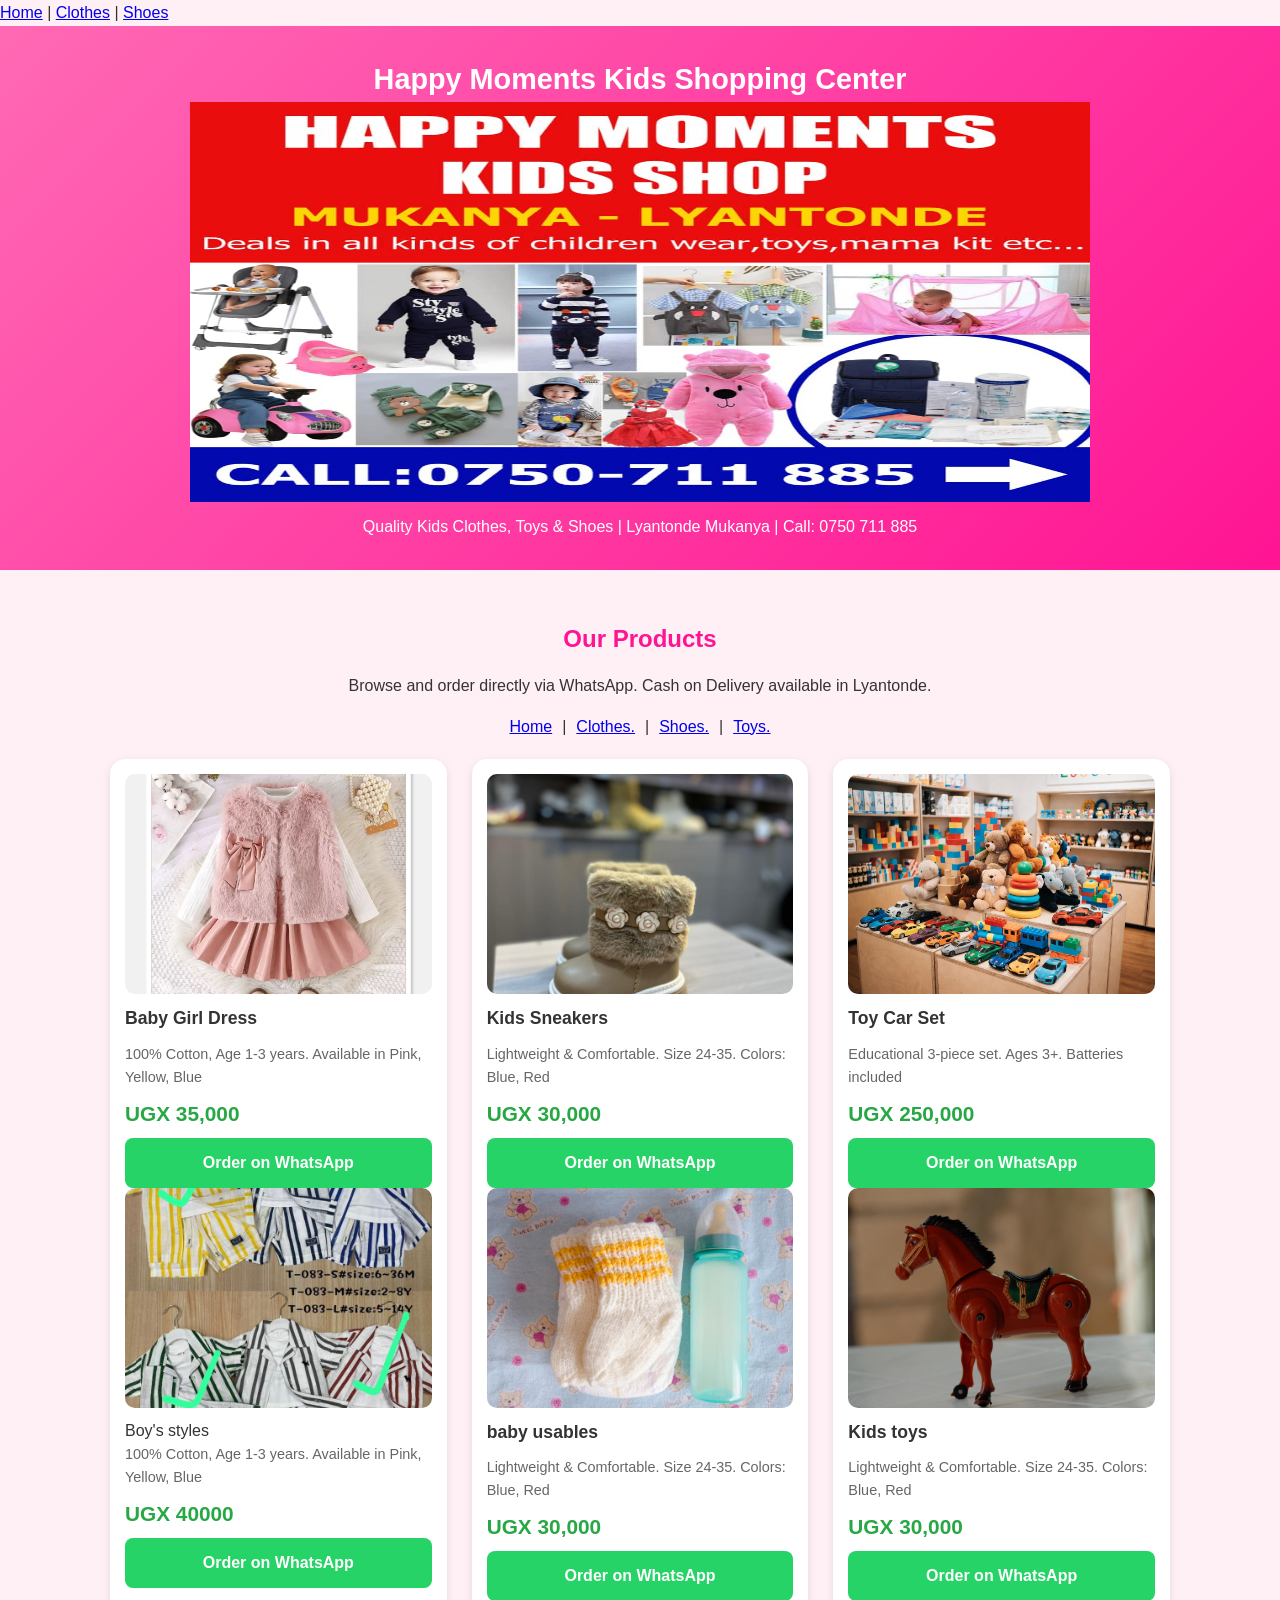
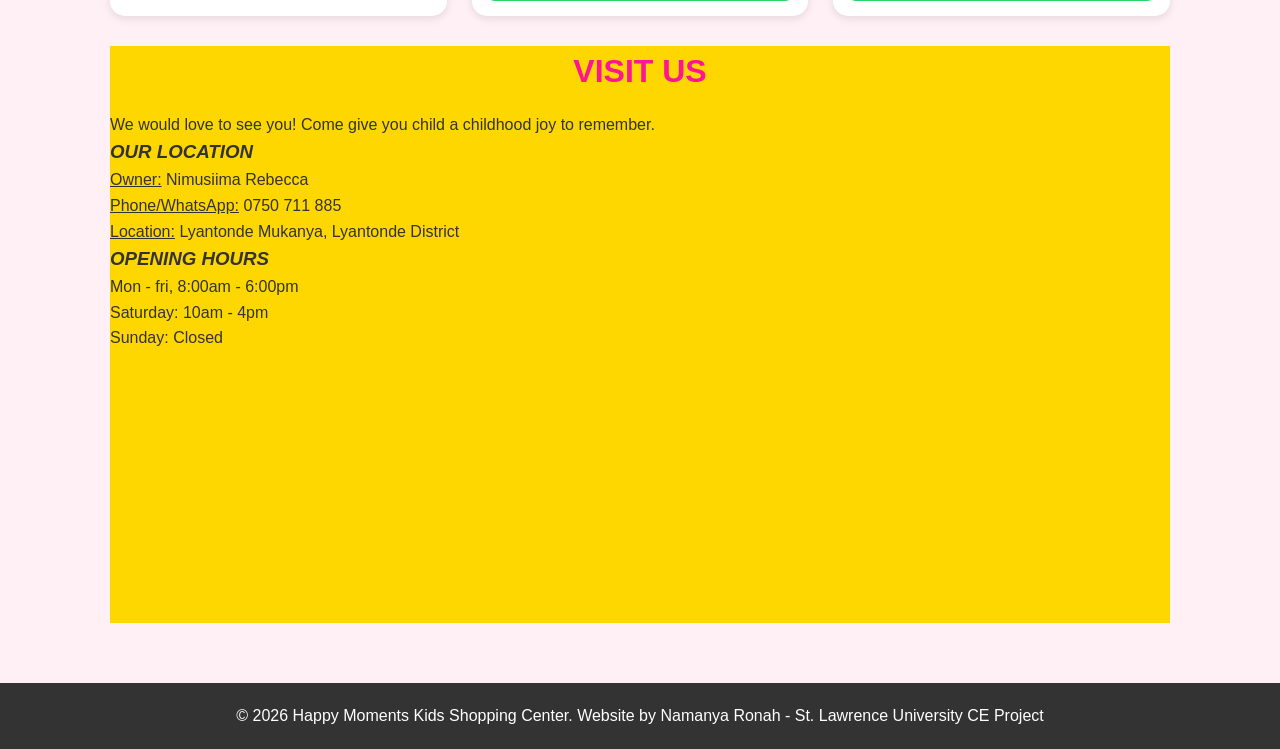
<file: index.html>
<!DOCTYPE html>
<html lang="en">
<head>
    <meta charset="UTF-8">
    <meta name="viewport" content="width=device-width, initial-scale=1.0">
    <title>Happy Moments Kids Shopping Center - Lyantonde Mukanya</title>
	<a href="index.html">Home</a> |
	<a href="clothes.html">Clothes</a> |
	<a href="shoes.html">Shoes</a> 
    <style>
        * { margin: 0; padding: 0; box-sizing: border-box; font-family: Arial, sans-serif; }
        body { background: #fff0f5; color: #333; line-height: 1.6; }
        header { background: linear-gradient(135deg, #ff69b4, #ff1493); color: white; text-align: center; padding: 30px 20px; }
        header h1 { font-size: 1.8rem; }
        header p { font-size: 1rem; margin-top: 5px; }
        
        .container { max-width: 1100px; margin: auto; padding: 20px; }
        
        /* Video Banner */
        .video-banner { margin: 20px 0; border-radius: 10px; overflow: hidden; box-shadow: 0 4px 10px rgba(0,0,0,0.1); }
        .video-banner video { width: 100%; display: block; }
        
        h2 { color: #ff1493; margin: 30px 0 15px; text-align: center; font-size: 1.5rem; }
        
        /* Categories */
        .categories { display: flex; gap: 10px; justify-content: center; flex-wrap: wrap; margin-bottom: 20px; }
        .cat-btn { background: white; border: 2px solid #ff69b4; color: #ff69b4; padding: 8px 15px; border-radius: 20px; cursor: pointer; font-weight: bold; }
        .cat-btn.active { background: #ff69b4; color: white; }
        
        /* Products */
        .products { display: grid; grid-template-columns: repeat(auto-fit, minmax(270px, 1fr)); gap: 25px; }
        .product { background: white; border-radius: 15px; padding: 15px; box-shadow: 0 3px 8px rgba(0,0,0,0.1); transition: transform 0.2s; }
        .product:hover { transform: translateY(-5px); }
        .product-gallery { display: flex; gap: 5px; overflow-x: auto; margin-bottom: 10px; }
        .product-gallery img { width: 100%; height: 220px; object-fit: cover; border-radius: 10px; flex-shrink: 0; }
        .product h3 { margin: 10px 0; font-size: 1.1rem; color: #333; }
        .desc { font-size: 0.9rem; color: #666; margin-bottom: 8px; }
        .price { color: #28a745; font-weight: bold; font-size: 1.3rem; margin: 8px 0; }
        .whatsapp-btn { display: block; background: #25D366; color: white; padding: 12px; border-radius: 8px; text-decoration: none; text-align: center; font-weight: bold; margin-top: 8px; }
        .whatsapp-btn:hover { background: #128C7E; }
        
        .contact { background: white; padding: 25px; border-radius: 15px; margin-top: 40px; text-align: center; box-shadow: 0 3px 8px rgba(0,0,0,0.1); }
        footer { background: #333; color: white; text-align: center; padding: 20px; margin-top: 40px; }
		.visit-us {
		     background-color: gold;
		     color: #333;
			 }
		.visit-us h2 {
		  font-size: 32px;
		  margin-bottom: 15px;
		  color: #000
		  
		.vist-us .btn {
		    background-color: #000;
			color: gold;
			padding: 12px 25px;
			text-decoration: none;
			border-radius: 8px;
			font-weight: bold;
			display: inline-block;
		};
		
		.visit-us .btn:hover {
		    background-color:#333;
		}
        
        @media(max-width: 600px) { 
            header h1 { font-size: 1.4rem; } 
            .products { grid-template-columns: 1fr; } 
        }
    </style>
</head>
<body>

    <header>
        <h1>Happy Moments Kids Shopping Center</h1>
		          <div>
                    <img src="image1.jpg" alt="banner" height="400" width="900">
                  </div>
        <p>Quality Kids Clothes, Toys & Shoes | Lyantonde Mukanya | Call: 0750 711 885</p>
    </header>

    <div class="container">
        


        <h2>Our Products</h2>
        <p style="text-align:center; margin-bottom:15px;">Browse and order directly via WhatsApp. Cash on Delivery available in Lyantonde.</p>

        <!-- CATEGORIES -->
        <div class="categories">
			<a href="index.html">Home </a> |
	        <a href="clothes.html">Clothes.</a> |
	        <a href="shoes.html">Shoes.</a> |
	        <a href="toys.html">Toys.</a>
            
        </div>

        <div class="products">
            
            <!-- PRODUCT 1 - Use multiple images here -->
            <div class="product">
                <div class="product-gallery">
                    <img src="image3.jpg" alt="Baby Dress Front">
                    <img src="image3.jpg" alt="Baby Dress Back">
                </div>
                <h3>Baby Girl Dress</h3>
                <p class="desc">100% Cotton, Age 1-3 years. Available in Pink, Yellow, Blue</p>
                <p class="price">UGX 35,000</p>
                <a class="whatsapp-btn" href="https://wa.me/256750711885?text=Hello%20Madam%20Rebecca,%20I%20want%20to%20order:%20Baby%20Girl%20Dress%20-%20UGX%2035,000" target="_blank">Order on WhatsApp</a>
				<div class="product-gallery">
				    <img src="image2.jpg" alt="Baby Dress Back"> |
					<img src="clangs-trousers.jpg"  alt="Kids Sneakers">
				</div>
				<h3></h3>Boy's styles
                <p class="desc">100% Cotton, Age 1-3 years. Available in Pink, Yellow, Blue</p>
                <p class="price">UGX 40000</p>
                <a class="whatsapp-btn" href="https://wa.me/256750711885?text=Hello%20Madam%20Rebecca,%20I%20want%20to%20order:%20Baby%20Girl%20Dress%20-%20UGX%2035,000" target="_blank">Order on WhatsApp</a>
            
            </div>

            <!-- PRODUCT 2 -->
            <div class="product">
                <div class="product-gallery">
                    <img src="image4.jpg" alt="Kids Sneakers">
                </div>
                <h3>Kids Sneakers</h3>
                <p class="desc">Lightweight & Comfortable. Size 24-35. Colors: Blue, Red</p>
                <p class="price">UGX 30,000</p>
                <a class="whatsapp-btn" href="https://wa.me/256750711885?text=Hello%20Madam%20Rebecca,%20I%20want%20to%20order:%20Kids%20Sneakers%20-%20UGX%2040,000" target="_blank">Order on WhatsApp</a>
				<div class="product-gallery">
                    <img src="baby.jpg" alt="Kids Sneakers">
                </div>
				<h3>baby usables</h3>
                <p class="desc">Lightweight & Comfortable. Size 24-35. Colors: Blue, Red</p>
                <p class="price">UGX 30,000</p>
                <a class="whatsapp-btn" href="https://wa.me/256750711885?text=Hello%20Madam%20Rebecca,%20I%20want%20to%20order:%20Kids%20Sneakers%20-%20UGX%2040,000" target="_blank">Order on WhatsApp</a>
            </div>

            <!-- PRODUCT 3 - Product with video -->
            <div class="product">
                <div class="product-gallery">
                    <img src="toy4.jpg" alt="Kids Sneakers">
                </div>
                <h3>Toy Car Set</h3>
                <p class="desc">Educational 3-piece set. Ages 3+. Batteries included</p>
                <p class="price">UGX 250,000</p>
                <a class="whatsapp-btn" href="https://wa.me/256750711885?text=Hello%20Madam%20Rebecca,%20I%20want%20to%20order:%20Toy%20Car%20Set%20-%20UGX%2025,000" target="_blank">Order on WhatsApp</a>
				<div class="product-gallery">
                    <img src="horse.jpg"  alt="Kids Sneakers"> |
					<img src="car.jpg"  alt="Kids Sneakers"> |
					<img src="teddy.jpg"  alt="Kids Sneakers">
                </div>
                <h3>Kids toys</h3>
                <p class="desc">Lightweight & Comfortable. Size 24-35. Colors: Blue, Red</p>
                <p class="price">UGX 30,000</p>
                <a class="whatsapp-btn" href="https://wa.me/256750711885?text=Hello%20Madam%20Rebecca,%20I%20want%20to%20order:%20Kids%20Sneakers%20-%20UGX%2040,000" target="_blank">Order on WhatsApp</a>
            </div>

        </div>
        
	
         <section class="visit-us">
            <h2>VISIT US</h2>
			<p>We would love to see you! Come give you child a childhood joy to remember.</p>
		<div class="visit-container">
		
		  <div class="visit-box">
		     <h3><i>OUR LOCATION</i></h3>
             <p><u>Owner:</u> Nimusiima Rebecca</p>
             <p><u>Phone/WhatsApp:</u> 0750 711 885</p>
             <p><u>Location:</u> Lyantonde Mukanya, Lyantonde District</p>
		  </div>
		  <div class="visit-box">
		    <h3><i>OPENING HOURS</i></h3>
            <p> Mon - fri, 8:00am - 6:00pm</p>
			<p>Saturday: 10am - 4pm</p>
			<p>Sunday: Closed</p>
		  </div>
            <iframe src="https://www.google.com/maps/embed?pb=" width="100%" height="250" style="border:0; border-radius:10px; margin-top:15px;" allowfullscreen loading="lazy"></iframe>
			
		</div>
         </section>
		
    </div>

    <footer>
        &copy; 2026 Happy Moments Kids Shopping Center. Website by Namanya Ronah - St. Lawrence University CE Project
    </footer>

</body>
</html>
</file>
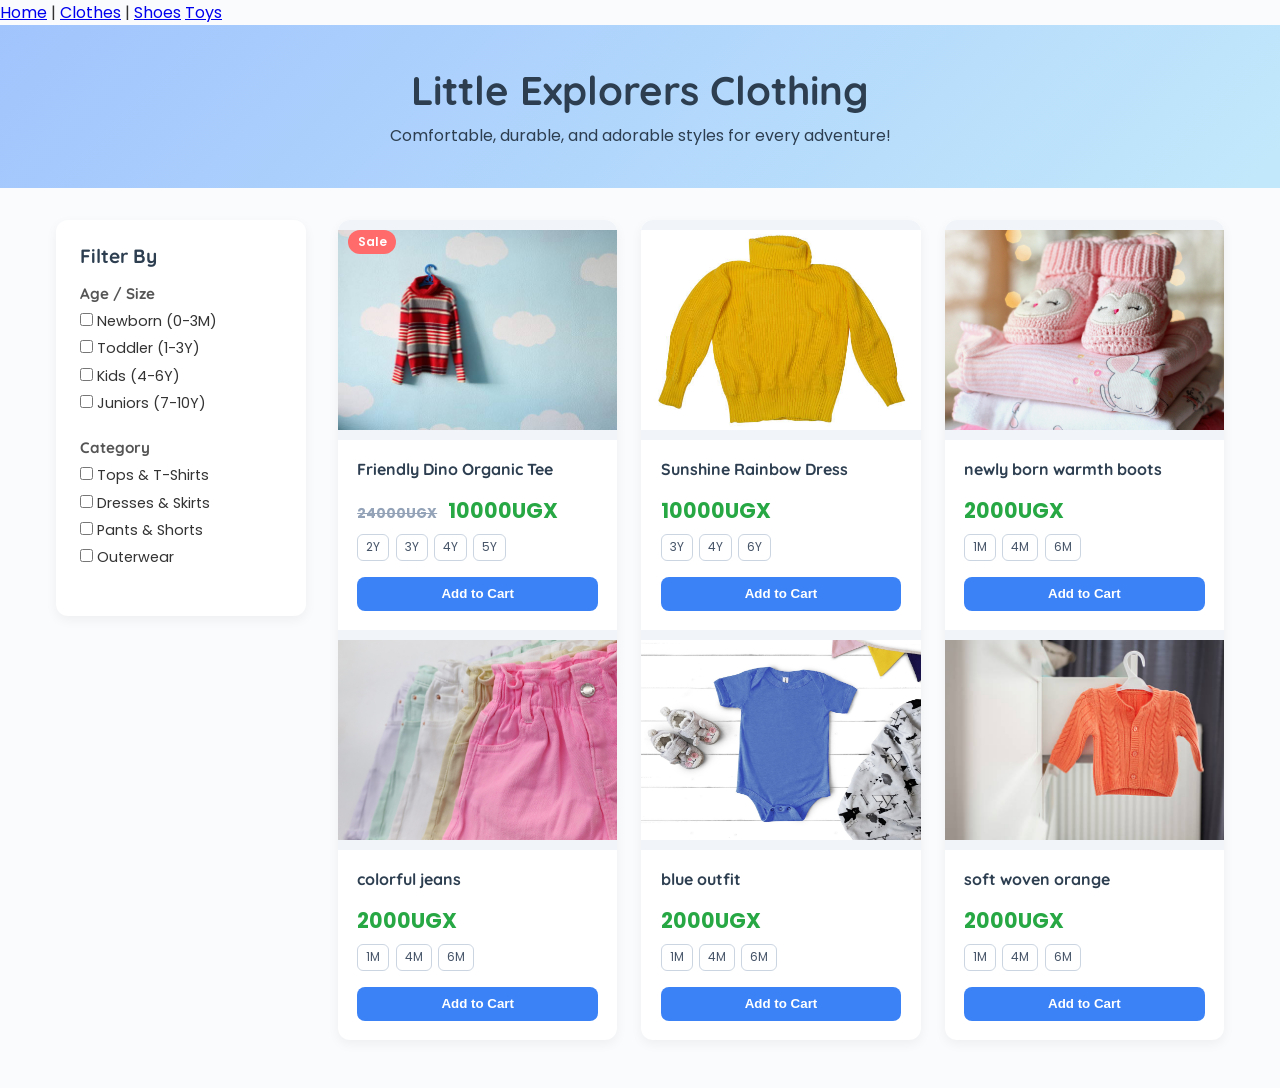
<file: clothes.html>
<!DOCTYPE html>
<html lang="en">
<head>
    <meta charset="UTF-8">
    <meta name="viewport" content="width=device-width, initial-scale=1.0">
    <title>Kids' Clothing Store</title>
    <link rel="stylesheet" href="style ronah.css">
	<a href="index.html">Home</a> |
	<a href="clothes.html">Clothes</a> |
	<a href="shoes.html">Shoes</a>
	<a href="toys.html">Toys</a>
    <!-- Google Fonts -->
    <link href="https://fonts.googleapis.com/css2?family=Quicksand:wght@500;700&family=Poppins:wght@400;600&display=swap" rel="stylesheet">
</head>
<body>

    <!-- Header / Banner -->
    <header class="store-banner">
        <h1>Little Explorers Clothing</h1>
        <p>Comfortable, durable, and adorable styles for every adventure!</p>
    </header>

    <div class="shop-container">
        <!-- Sidebar Filters -->
        <aside class="filters-sidebar">
            <h3>Filter By</h3>
            <div class="filter-group">
                <h4>Age / Size</h4>
                <label><input type="checkbox"> Newborn (0-3M)</label>
                <label><input type="checkbox"> Toddler (1-3Y)</label>
                <label><input type="checkbox"> Kids (4-6Y)</label>
                <label><input type="checkbox"> Juniors (7-10Y)</label>
            </div>
            <div class="filter-group">
                <h4>Category</h4>
                <label><input type="checkbox"> Tops & T-Shirts</label>
                <label><input type="checkbox"> Dresses & Skirts</label>
                <label><input type="checkbox"> Pants & Shorts</label>
                <label><input type="checkbox"> Outerwear</label>
            </div>
        </aside>

        <!-- Product Grid -->
        <main class="product-grid">
            <!-- Product Card 1 -->
            <div class="product-card">
                <div class="image-wrapper">
                    <span class="badge">Sale</span>
                    <img src="sweater-shirt.jpg" alt="Cotton Sweater-Shirt" width="300" height="200">
                </div>
                <div class="product-info">
                    <h4>Friendly Dino Organic Tee</h4>
                    <p class="price"><span class="old-price">24000UGX</span> 10000UGX</p>
                    <div class="size-options">
                        <span>2Y</span><span>3Y</span><span>4Y</span><span>5Y</span>
                    </div>
                    <button class="add-to-cart">Add to Cart</button>
                </div>
				
				
				
				 <div class="image-wrapper">
                    <img src="colorful-jeans.jpg" alt="baby booties" width="300" height="200">
                </div>
                <div class="product-info">
                    <h4>colorful jeans</h4>
                    <p class="price">2000UGX</p>
                    <div class="size-options">
                        <span>1M</span><span>4M</span><span>6M</span>
                    </div>
                    <button class="add-to-cart">Add to Cart</button>
                </div>
            </div>

            <!-- Product Card 2 -->
            <div class="product-card">
                <div class="image-wrapper">
                    <img src="stitch-sweater.jpg" alt="yellow sweater" width="300" height="200">
                </div>
                <div class="product-info">
                    <h4>Sunshine Rainbow Dress</h4>
                    <p class="price">10000UGX</p>
                    <div class="size-options">
                        <span>3Y</span><span>4Y</span><span>6Y</span>
                    </div>
                    <button class="add-to-cart">Add to Cart</button>
                </div>
				
				
				
				 <div class="image-wrapper">
                    <img src="blue outfit.jpg" alt="baby booties" width="300" height="200">
                </div>
                <div class="product-info">
                    <h4>blue outfit</h4>
                    <p class="price">2000UGX</p>
                    <div class="size-options">
                        <span>1M</span><span>4M</span><span>6M</span>
                    </div>
                    <button class="add-to-cart">Add to Cart</button>
                </div>
            </div>
			
			
			 <!-- Product Card 2 -->
            <div class="product-card">
                <div class="image-wrapper">
                    <img src="terric-booties.jpg" alt="baby booties" width="300" height="200">
                </div>
                <div class="product-info">
                    <h4>newly born warmth boots</h4>
                    <p class="price">2000UGX</p>
                    <div class="size-options">
                        <span>1M</span><span>4M</span><span>6M</span>
                    </div>
                    <button class="add-to-cart">Add to Cart</button>
                </div>
				
				
				 <div class="image-wrapper">
                    <img src="warm-orange.jpg" alt="baby booties" width="300" height="200">
                </div>
                <div class="product-info">
                    <h4>soft woven orange</h4>
                    <p class="price">2000UGX</p>
                    <div class="size-options">
                        <span>1M</span><span>4M</span><span>6M</span>
                    </div>
                    <button class="add-to-cart">Add to Cart</button>
                </div>
            </div>
			
        </main>
    </div>

</body>
</html>
</file>
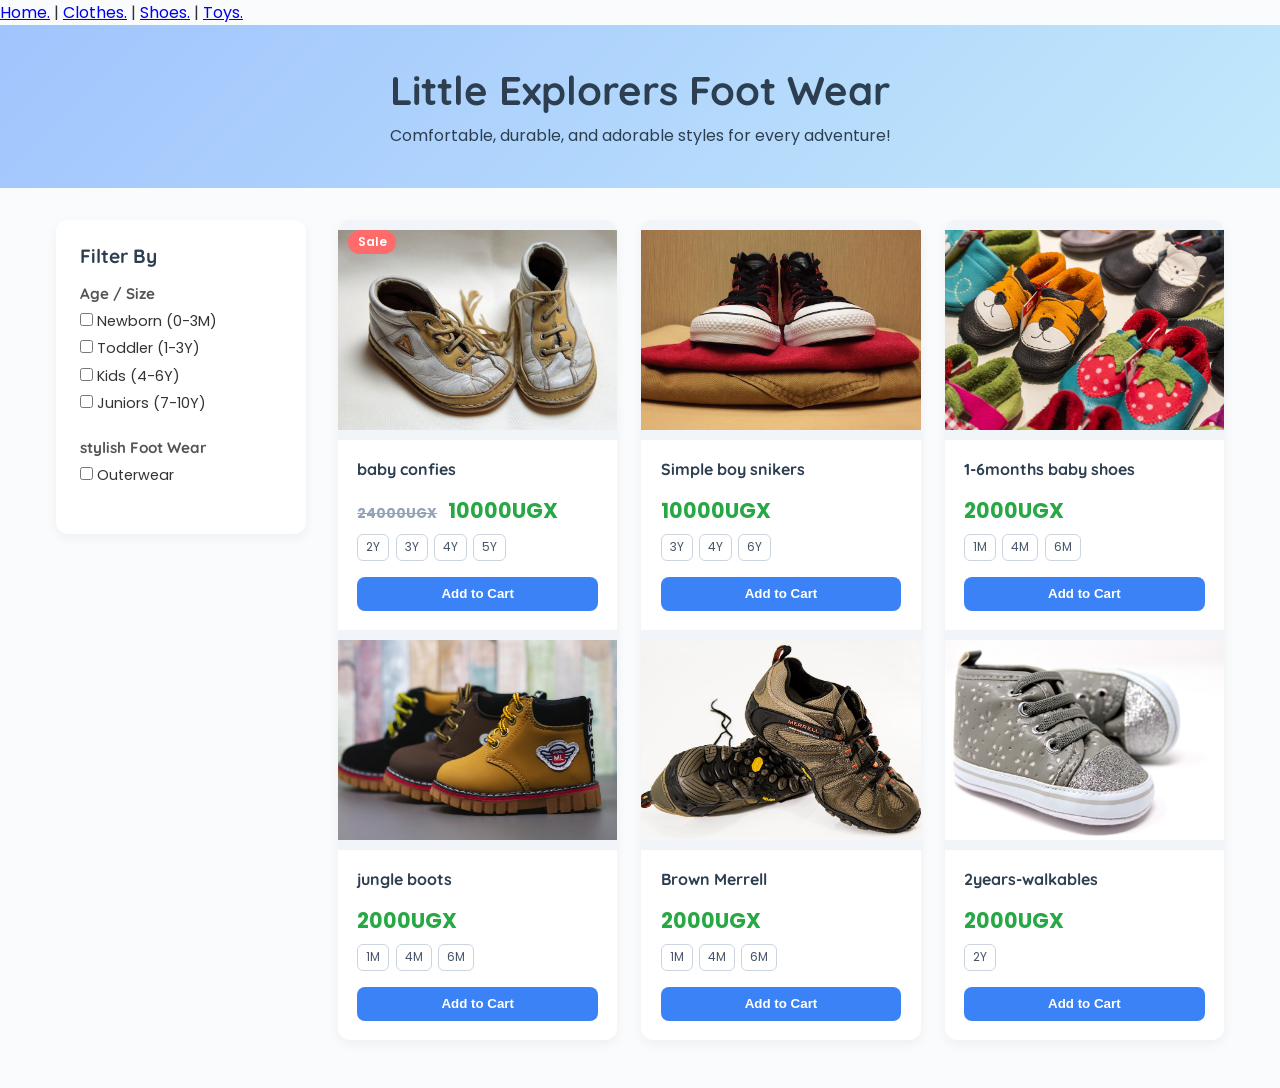
<file: shoes.html>
<!DOCTYPE html>
<html lang="en">
<head>
    <meta charset="UTF-8">
    <meta name="viewport" content="width=device-width, initial-scale=1.0">
    <title>Kids' Clothing Store</title>
    <link rel="stylesheet" href="style ronah.css">
	<a href="index.html">Home.</a> |
	<a href="clothes.html">Clothes.</a> |
	<a href="index.html">Shoes.</a> |
	<a href="toys.html">Toys.</a>
    <!-- Google Fonts -->
    <link href="https://fonts.googleapis.com/css2?family=Quicksand:wght@500;700&family=Poppins:wght@400;600&display=swap" rel="stylesheet">
</head>
<body>

    <!-- Header / Banner -->
    <header class="store-banner">
        <h1>Little Explorers Foot Wear</h1>
        <p>Comfortable, durable, and adorable styles for every adventure!</p>
    </header>

    <div class="shop-container">
        <!-- Sidebar Filters -->
        <aside class="filters-sidebar">
            <h3>Filter By</h3>
            <div class="filter-group">
                <h4>Age / Size</h4>
                <label><input type="checkbox"> Newborn (0-3M)</label>
                <label><input type="checkbox"> Toddler (1-3Y)</label>
                <label><input type="checkbox"> Kids (4-6Y)</label>
                <label><input type="checkbox"> Juniors (7-10Y)</label>
            </div>
            <div class="filter-group">
                <h4>stylish Foot Wear</h4>
                <label><input type="checkbox"> Outerwear</label>
            </div>
        </aside>

        <!-- Product Grid -->
        <main class="product-grid">
            <!-- Product Card 1 -->
            <div class="product-card">
                <div class="image-wrapper">
                    <span class="badge">Sale</span>
                    <img src="one year olds.jpg" alt="Cotton Sweater-Shirt" width="300" height="200">
                </div>
                <div class="product-info">
                    <h4>baby confies</h4>
                    <p class="price"><span class="old-price">24000UGX</span> 10000UGX</p>
                    <div class="size-options">
                        <span>2Y</span><span>3Y</span><span>4Y</span><span>5Y</span>
                    </div>
                    <button class="add-to-cart">Add to Cart</button>
                </div>
				
				
				
				 <div class="image-wrapper">
                    <img src="alexas-fotos.jpg" alt="baby booties" width="300" height="200">
                </div>
                <div class="product-info">
                    <h4>jungle boots</h4>
                    <p class="price">2000UGX</p>
                    <div class="size-options">
                        <span>1M</span><span>4M</span><span>6M</span>
                    </div>
                    <button class="add-to-cart">Add to Cart</button>
                </div>
            </div>

            <!-- Product Card 2 -->
            <div class="product-card">
                <div class="image-wrapper">
                    <img src="wokandapix-shoes.jpg" alt="yellow sweater" width="300" height="200">
                </div>
                <div class="product-info">
                    <h4> Simple boy snikers</h4>
                    <p class="price">10000UGX</p>
                    <div class="size-options">
                        <span>3Y</span><span>4Y</span><span>6Y</span>
                    </div>
                    <button class="add-to-cart">Add to Cart</button>
                </div>
				
				
				
				 <div class="image-wrapper">
                    <img src="year-12.jpg" alt="baby booties" width="300" height="200">
                </div>
                <div class="product-info">
                    <h4>Brown Merrell</h4>
                    <p class="price">2000UGX</p>
                    <div class="size-options">
                        <span>1M</span><span>4M</span><span>6M</span>
                    </div>
                    <button class="add-to-cart">Add to Cart</button>
                </div>
            </div>
			
			
			 <!-- Product Card 2 -->
            <div class="product-card">
                <div class="image-wrapper">
                    <img src="1-6months-baby-shoes.jpg" alt="baby booties" width="300" height="200">
                </div>
                <div class="product-info">
                    <h4>1-6months baby shoes</h4>
                    <p class="price">2000UGX</p>
                    <div class="size-options">
                        <span>1M</span><span>4M</span><span>6M</span>
                    </div>
                    <button class="add-to-cart">Add to Cart</button>
                </div>
				
				
				 <div class="image-wrapper">
                    <img src="2years-walkables.jpg" alt="baby booties" width="300" height="200">
                </div>
                <div class="product-info">
                    <h4>2years-walkables</h4>
                    <p class="price">2000UGX</p>
                    <div class="size-options">
                        <span>2Y</span>
                    </div>
                    <button class="add-to-cart">Add to Cart</button>
                </div>
            </div>
			
        </main>
    </div>

</body>
</html>
</file>
<file: style ronah.css>
/* General Reset & Fonts */
* {
    margin: 0;
    padding: 0;
    box-sizing: border-box;
}

body {
    font-family: 'Poppins', sans-serif;
    background-color: #f9fbfd;
    color: #333;
}

h1, h2, h3, h4 {
    font-family: 'Quicksand', sans-serif;
}

/* Banner Styling */
.store-banner {
    background: linear-gradient(135deg, #a8ede} 100%, #fed6e3 0%);
    background: linear-gradient(135deg, #a1c4fd 0%, #c2e9fb 100%);
    text-align: center;
    padding: 2.5rem 1rem;
    color: #2c3e50;
    margin-bottom: 2rem;
}

.store-banner h1 {
    font-size: 2.5rem;
    margin-bottom: 0.5rem;
}

/* Shop Layout */
.shop-container {
    display: flex;
    max-width: 1200px;
    margin: 0 auto;
    padding: 0 1rem 3rem 1rem;
    gap: 2rem;
}

/* Sidebar Styling */
.filters-sidebar {
    width: 250px;
    background: #ffffff;
    padding: 1.5rem;
    border-radius: 12px;
    box-shadow: 0 4px 12px rgba(0,0,0,0.05);
    height: fit-content;
}

.filters-sidebar h3 {
    margin-bottom: 1rem;
    font-size: 1.2rem;
    color: #2c3e50;
}

.filter-group {
    margin-bottom: 1.5rem;
}

.filter-group h4 {
    font-size: 0.95rem;
    margin-bottom: 0.5rem;
    color: #555;
}

.filter-group label {
    display: block;
    font-size: 0.9rem;
    margin-bottom: 0.4rem;
    cursor: pointer;
}

/* Product Grid */
.product-grid {
    flex: 1;
    display: grid;
    grid-template-columns: repeat(auto-fill, minmax(240px, 1fr));
    gap: 1.5rem;
}

.product-card {
    background: #ffffff;
    border-radius: 12px;
    overflow: hidden;
    box-shadow: 0 4px 12px rgba(0,0,0,0.05);
    transition: transform 0.2s ease, box-shadow 0.2s ease;
    display: flex;
    flex-direction: column;
}

.product-card:hover {
    transform: translateY(-4px);
    box-shadow: 0 8px 20px rgba(0,0,0,0.08);
}

.image-wrapper {
    position: relative;
    background: #f1f5f9;
    height: 220px;
    display: flex;
    align-items: center;
    justify-content: center;
}

.badge {
    position: absolute;
    top: 10px;
    left: 10px;
    background: #ff6b6b;
    color: white;
    padding: 0.2rem 0.6rem;
    font-size: 0.75rem;
    border-radius: 20px;
    font-weight: 600;
}

.product-info {
    padding: 1.2rem;
    display: flex;
    flex-direction: column;
    flex: 1;
}

.product-info h4 {
    font-size: 1rem;
    margin-bottom: 0.5rem;
    color: #2c3e50;
}

.price {
    font-size: 1rem;
    font-weight: 600;
    color: #e74c3c;
    margin-bottom: 0.8rem;
}

.old-price {
    text-decoration: line-through;
    color: #94a3b8;
    font-size: 0.85rem;
    margin-right: 0.4rem;
}

/* Size Pills */
.size-options {
    display: flex;
    gap: 0.4rem;
    margin-bottom: 1rem;
}

.size-options span {
    border: 1px solid #cbd5e1;
    padding: 0.2rem 0.5rem;
    font-size: 0.75rem;
    border-radius: 6px;
    cursor: pointer;
    color: #475569;
}

.size-options span:hover {
    border-color: #3b82f6;
    color: #3b82f6;
}

/* Button */
.add-to-cart {
    background: #3b82f6;
    color: white;
    border: none;
    padding: 0.6rem;
    border-radius: 8px;
    font-weight: 600;
    cursor: pointer;
    margin-top: auto;
    transition: background 0.2s ease;
}

.add-to-cart:hover {
    background: #2563eb;
}

/* Responsive Design */
@media (max-width: 768px) {
    .shop-container {
        flex-direction: column;
    }
    .filters-sidebar {
        width: 100%;
    }
}

.products { display: grid; grid-template-columns: repeat(auto-fit, minmax(270px, 1fr)); gap: 25px; }
        .product { background: white; border-radius: 15px; padding: 15px; box-shadow: 0 3px 8px rgba(0,0,0,0.1); transition: transform 0.2s; }
        .product:hover { transform: translateY(-5px); }
        .product-gallery { display: flex; gap: 5px; overflow-x: auto; margin-bottom: 10px; }
        .product-gallery img { width: 100%; height: 220px; object-fit: cover; border-radius: 10px; flex-shrink: 0; }
        .product h3 { margin: 10px 0; font-size: 1.1rem; color: #333; }
        .desc { font-size: 0.9rem; color: #666; margin-bottom: 8px; }
        .price { color: #28a745; font-weight: bold; font-size: 1.3rem; margin: 8px 0; }
        .whatsapp-btn { display: block; background: #25D366; color: white; padding: 12px; border-radius: 8px; text-decoration: none; text-align: center; font-weight: bold; margin-top: 8px; }
        .whatsapp-btn:hover { background: #128C7E; }


/* Page Background & Layout */
.toys-page-body {
    background: linear-gradient(135deg, #fdfbfb 0%, #ebedee 100%);
    font-family: 'Segoe UI', Tahoma, Geneva, Verdana, sans-serif;
    margin: 0;
    color: #333;
    padding-bottom: 3rem;
}

.toys-main-header {
    background: #ffffff;
    border-bottom: 2px solid #eaeaea;
    padding: 1.2rem 2rem;
    box-shadow: 0 4px 6px rgba(0, 0, 0, 0.02);
}

.toys-header-content {
    max-width: 1200px;
    margin: 0 auto;
    display: flex;
    justify-content: space-between;
    align-items: center;
}

.toys-back-link {
    text-decoration: none;
    color: #4f46e5;
    font-weight: 600;
}

.toys-main-header h1 {
    font-size: 1.5rem;
    margin: 0;
    color: #1e1b4b;
}

.toys-cart-badge {
    background: #eef2ff;
    color: #4f46e5;
    padding: 0.5rem 1rem;
    border-radius: 20px;
    font-weight: bold;
    font-size: 0.9rem;
}

.toys-main-container {
    max-width: 1100px;
    margin: 2rem auto;
    padding: 0 1rem;
}

/* Category Banners */
.toy-category-section {
    margin-bottom: 3rem;
}

.category-title-wrapper {
    padding: 1.2rem 1.5rem;
    border-radius: 12px;
    margin-bottom: 1.5rem;
    color: #fff;
    box-shadow: 0 4px 10px rgba(0,0,0,0.05);
}

.category-title-wrapper h2 {
    margin: 0 0 0.3rem 0;
    font-size: 1.4rem;
}

.category-title-wrapper p {
    margin: 0;
    font-size: 0.95rem;
    opacity: 0.9;
}

.girls-theme {
    background: linear-gradient(135deg, #f472b6, #db2777);
}

.boys-theme {
    background: linear-gradient(135deg, #38bdf8, #2563eb);
}

/* Product Grid */
.toys-grid {
    display: grid;
    grid-template-columns: repeat(auto-fit, minmax(240px, 1fr));
    gap: 1.5rem;
}

.toys-card {
    background: #ffffff;
    border-radius: 12px;
    overflow: hidden;
    box-shadow: 0 4px 12px rgba(0,0,0,0.05);
    transition: transform 0.2s ease, box-shadow 0.2s ease;
    display: flex;
    flex-direction: column;
    justify-content: space-between;
}

.toys-card:hover {
    transform: translateY(-4px);
    box-shadow: 0 8px 20px rgba(0,0,0,0.1);
}

.toys-img-placeholder {
    height: 160px;
    display: flex;
    align-items: center;
    justify-content: center;
    font-weight: 600;
    font-size: 0.9rem;
}

.girls-bg {
    background-color: #fce7f3;
    color: #db2777;
}

.boys-bg {
    background-color: #e0f2fe;
    color: #0284c7;
}

.toys-info {
    padding: 1.2rem;
    display: flex;
    flex-direction: column;
    justify-content: space-between;
    flex-grow: 1;
}

.toys-badge {
    font-size: 0.75rem;
    padding: 0.2rem 0.6rem;
    border-radius: 4px;
    font-weight: bold;
    display: inline-block;
    width: fit-content;
    margin-bottom: 0.6rem;
}

.girls-tag {
    background: #fdf2f8;
    color: #db2777;
}

.boys-tag {
    background: #f0f9ff;
    color: #0284c7;
}

.toys-card h3 {
    font-size: 1.05rem;
    margin: 0 0 0.4rem 0;
    color: #1e293b;
}

.toys-price {
    font-weight: bold;
    color: #0f172a;
    font-size: 1.1rem;
    margin: 0 0 1rem 0;
}

.toys-cart-btn {
    width: 100%;
    background: #1e1b4b;
    color: white;
    border: none;
    padding: 0.6rem;
    border-radius: 6px;
    font-weight: bold;
    cursor: pointer;
    transition: background 0.2s;
}

.toys-cart-btn:hover {
    background: #312e81;
}

.toy-image-container {
    height: 160px;
    width: 100%;
    overflow: hidden;
}

.toy-img {
    width: 100%;
    height: 100%
    objet-fit: cover;
    display: block;
}
</file>
